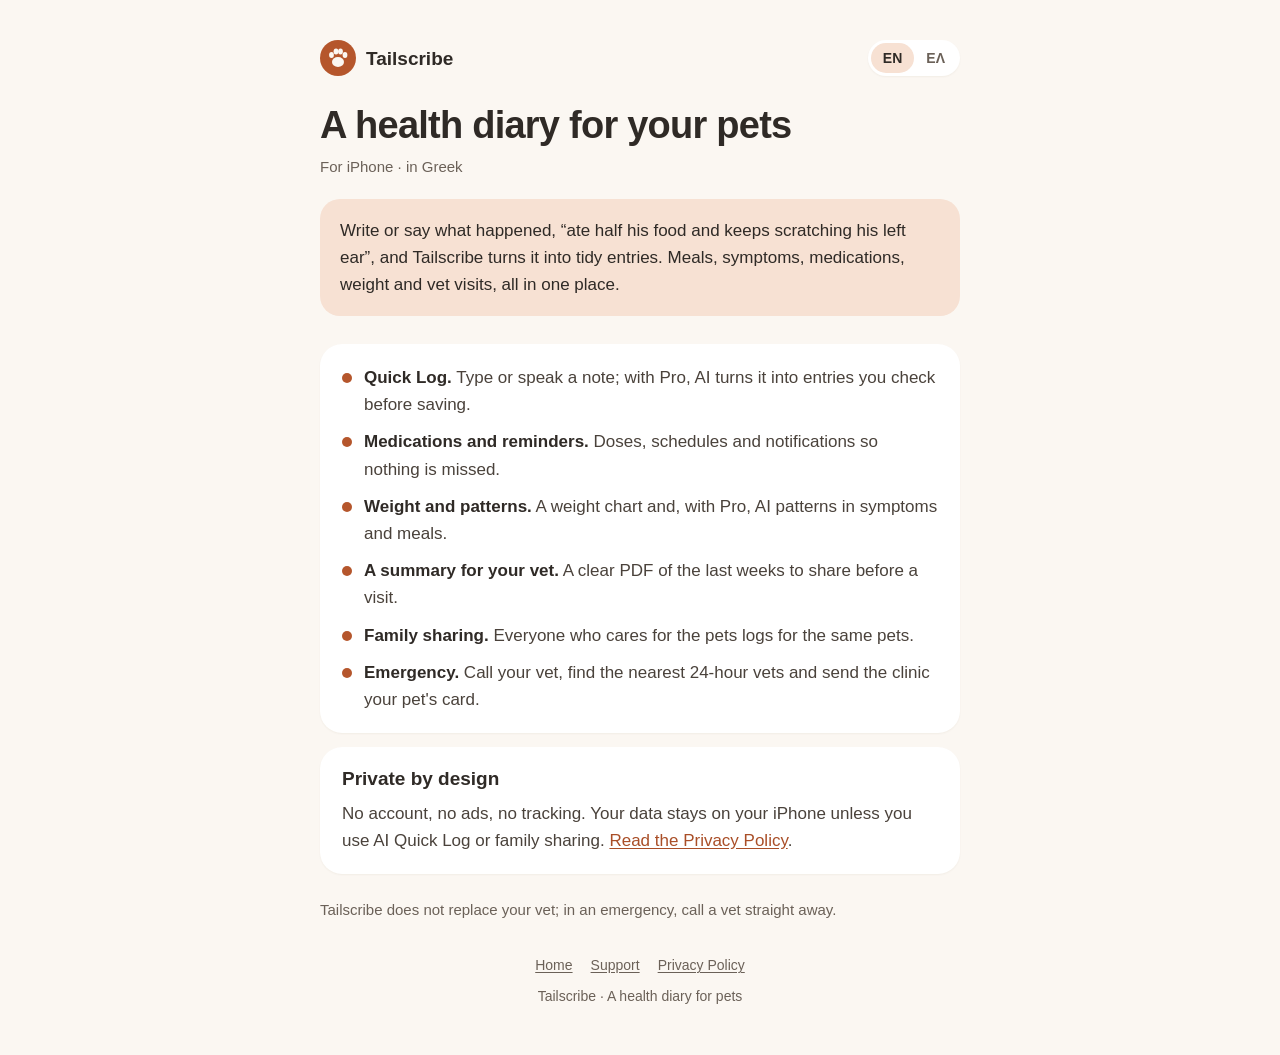
<file: index.html>
<!doctype html>
<html lang="en" data-lang="en" data-title-en="Tailscribe · A health diary for pets" data-title-el="Tailscribe · Ημερολόγιο υγείας για κατοικίδια">
<head>
<meta charset="utf-8">
<meta name="viewport" content="width=device-width, initial-scale=1, viewport-fit=cover">
<title>Tailscribe · A health diary for pets</title>
<meta name="description" content="Tailscribe is a health diary for pets on iPhone.">
<link rel="stylesheet" href="site.css">
</head>
<body>
<main>
  <div class="top">
    <a class="brand" href="index.html" data-keep-lang>
    <svg viewBox="0 0 36 36" aria-hidden="true">
      <circle cx="18" cy="18" r="18" fill="#B5562C"/>
      <g fill="#FBF7F2">
        <ellipse cx="18" cy="22" rx="6" ry="5"/>
        <ellipse cx="11.5" cy="15" rx="2.4" ry="3"/>
        <ellipse cx="16" cy="11.5" rx="2.4" ry="3"/>
        <ellipse cx="20.5" cy="11.5" rx="2.4" ry="3"/>
        <ellipse cx="25" cy="15" rx="2.4" ry="3"/>
      </g>
    </svg>
    Tailscribe
    </a>
    <nav class="langs" aria-label="Language / Γλώσσα">
      <a href="?lang=en" data-set="en" hreflang="en">EN</a>
      <a href="?lang=el" data-set="el" hreflang="el">ΕΛ</a>
    </nav>
  </div>

  <article lang="en">
    <h1>A health diary for your pets</h1>
    <p class="updated">For iPhone · in Greek</p>

    <p class="lead">Write or say what happened, “ate half his food and keeps scratching his left ear”, and Tailscribe turns it into tidy entries. Meals, symptoms, medications, weight and vet visits, all in one place.</p>

    <section>
      <ul class="features">
        <li><span><b>Quick Log.</b> Type or speak a note; with Pro, AI turns it into entries you check before saving.</span></li>
        <li><span><b>Medications and reminders.</b> Doses, schedules and notifications so nothing is missed.</span></li>
        <li><span><b>Weight and patterns.</b> A weight chart and, with Pro, AI patterns in symptoms and meals.</span></li>
        <li><span><b>A summary for your vet.</b> A clear PDF of the last weeks to share before a visit.</span></li>
        <li><span><b>Family sharing.</b> Everyone who cares for the pets logs for the same pets.</span></li>
        <li><span><b>Emergency.</b> Call your vet, find the nearest 24-hour vets and send the clinic your pet's card.</span></li>
      </ul>
    </section>

    <section>
      <h2>Private by design</h2>
      <p>No account, no ads, no tracking. Your data stays on your iPhone unless you use AI Quick Log or family sharing. <a href="privacy.html" data-keep-lang>Read the Privacy Policy</a>.</p>
    </section>

    <p class="updated" style="margin-top:24px">Tailscribe does not replace your vet; in an emergency, call a vet straight away.</p>
    <footer>
      <nav><a href="index.html" data-keep-lang>Home</a><a href="support.html" data-keep-lang>Support</a><a href="privacy.html" data-keep-lang>Privacy Policy</a></nav>
      Tailscribe · A health diary for pets
    </footer>
  </article>

  <article lang="el">
    <h1>Ημερολόγιο υγείας για τα κατοικίδιά σου</h1>
    <p class="updated">Για iPhone · στα ελληνικά</p>

    <p class="lead">Γράψε ή πες τι έγινε, «έφαγε μισή μερίδα και ξύνει το αριστερό αυτί», και το Tailscribe το κάνει τακτοποιημένες καταγραφές. Γεύματα, συμπτώματα, φάρμακα, βάρος και επισκέψεις στον κτηνίατρο, όλα σε ένα σημείο.</p>

    <section>
      <ul class="features">
        <li><span><b>Γρήγορη καταγραφή.</b> Γράψε ή πες μια σημείωση· με το Pro, το AI την κάνει καταγραφές που ελέγχεις πριν τις αποθηκεύσεις.</span></li>
        <li><span><b>Φάρμακα και υπενθυμίσεις.</b> Δόσεις, πρόγραμμα και ειδοποιήσεις για να μη χάνεται τίποτα.</span></li>
        <li><span><b>Βάρος και μοτίβα.</b> Γράφημα βάρους και, με το Pro, μοτίβα AI σε συμπτώματα και γεύματα.</span></li>
        <li><span><b>Σύνοψη για τον κτηνίατρο.</b> Ένα καθαρό PDF με τις τελευταίες εβδομάδες για να το στείλεις πριν την επίσκεψη.</span></li>
        <li><span><b>Κοινή χρήση με οικογένεια.</b> Όλοι όσοι φροντίζουν τα κατοικίδια καταγράφουν για τα ίδια κατοικίδια.</span></li>
        <li><span><b>Έκτακτη ανάγκη.</b> Κάλεσε τον κτηνίατρο, βρες τα κοντινότερα 24ωρα κτηνιατρεία και στείλε στην κλινική την καρτέλα του κατοικιδίου.</span></li>
      </ul>
    </section>

    <section>
      <h2>Απόρρητο από την αρχή</h2>
      <p>Χωρίς λογαριασμό, χωρίς διαφημίσεις, χωρίς παρακολούθηση. Τα δεδομένα σου μένουν στο iPhone σου, εκτός αν χρησιμοποιήσεις τη γρήγορη καταγραφή με AI ή την οικογένεια. <a href="privacy.html" data-keep-lang>Διάβασε την Πολιτική απορρήτου</a>.</p>
    </section>

    <p class="updated" style="margin-top:24px">Το Tailscribe δεν αντικαθιστά τον κτηνίατρο· σε επείγον, κάλεσε αμέσως κτηνίατρο.</p>
    <footer>
      <nav><a href="index.html" data-keep-lang>Αρχική</a><a href="support.html" data-keep-lang>Υποστήριξη</a><a href="privacy.html" data-keep-lang>Απόρρητο</a></nav>
      Tailscribe · Ημερολόγιο υγείας για κατοικίδια
    </footer>
  </article>
</main>
<script src="site.js"></script>
</body>
</html>
</file>
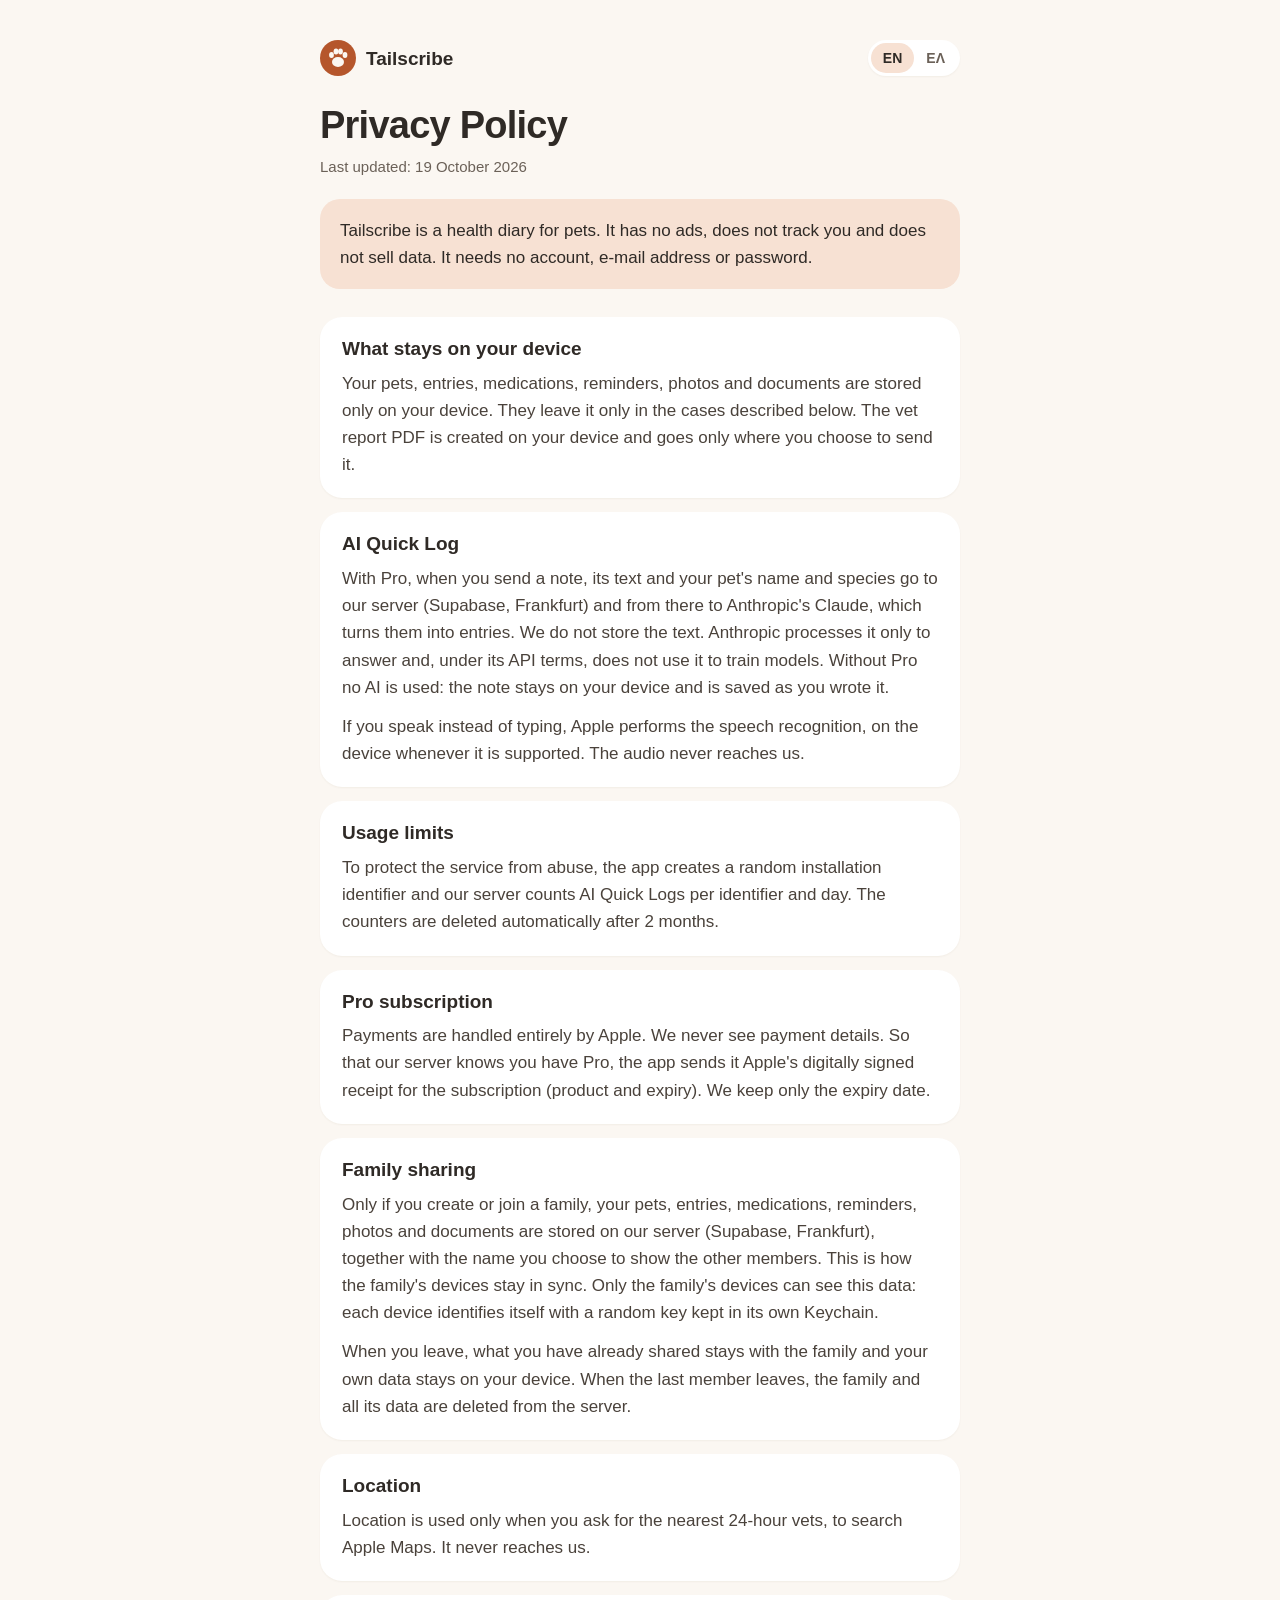
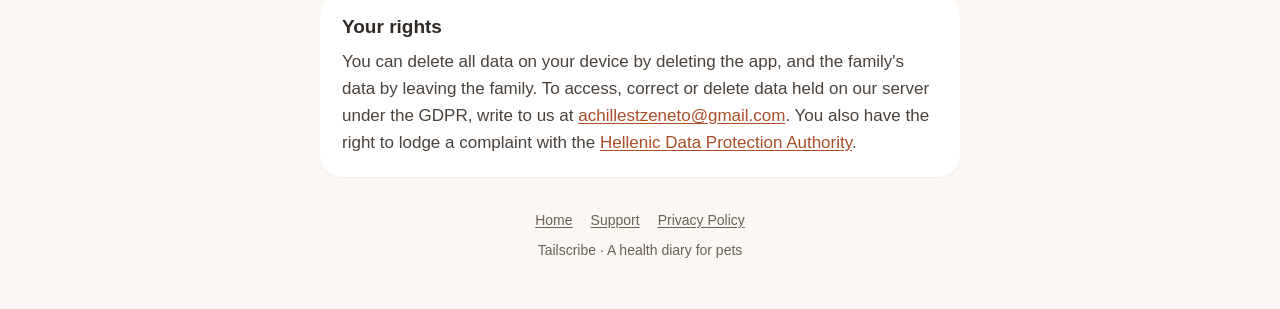
<file: privacy.html>
<!doctype html>
<html lang="en" data-lang="en" data-title-en="Privacy Policy · Tailscribe" data-title-el="Πολιτική απορρήτου · Tailscribe">
<head>
<meta charset="utf-8">
<meta name="viewport" content="width=device-width, initial-scale=1, viewport-fit=cover">
<title>Privacy Policy · Tailscribe</title>
<meta name="description" content="How Tailscribe handles your data and your pet's.">
<link rel="stylesheet" href="site.css">
<!-- The Greek text matches Pawlog/Resources/privacy.md, which the app shows. Keep them in step. -->
</head>
<body>
<main>
  <div class="top">
    <a class="brand" href="index.html" data-keep-lang>
    <svg viewBox="0 0 36 36" aria-hidden="true">
      <circle cx="18" cy="18" r="18" fill="#B5562C"/>
      <g fill="#FBF7F2">
        <ellipse cx="18" cy="22" rx="6" ry="5"/>
        <ellipse cx="11.5" cy="15" rx="2.4" ry="3"/>
        <ellipse cx="16" cy="11.5" rx="2.4" ry="3"/>
        <ellipse cx="20.5" cy="11.5" rx="2.4" ry="3"/>
        <ellipse cx="25" cy="15" rx="2.4" ry="3"/>
      </g>
    </svg>
    Tailscribe
    </a>
    <nav class="langs" aria-label="Language / Γλώσσα">
      <a href="?lang=en" data-set="en" hreflang="en">EN</a>
      <a href="?lang=el" data-set="el" hreflang="el">ΕΛ</a>
    </nav>
  </div>

  <article lang="en">
    <h1>Privacy Policy</h1>
    <p class="updated">Last updated: 19 October 2026</p>

    <p class="lead">Tailscribe is a health diary for pets. It has no ads, does not track you and does not sell data. It needs no account, e-mail address or password.</p>

    <section>
      <h2>What stays on your device</h2>
      <p>Your pets, entries, medications, reminders, photos and documents are stored only on your device. They leave it only in the cases described below. The vet report PDF is created on your device and goes only where you choose to send it.</p>
    </section>

    <section>
      <h2>AI Quick Log</h2>
      <p>With Pro, when you send a note, its text and your pet's name and species go to our server (Supabase, Frankfurt) and from there to Anthropic's Claude, which turns them into entries. We do not store the text. Anthropic processes it only to answer and, under its API terms, does not use it to train models. Without Pro no AI is used: the note stays on your device and is saved as you wrote it.</p>
      <p>If you speak instead of typing, Apple performs the speech recognition, on the device whenever it is supported. The audio never reaches us.</p>
    </section>

    <section>
      <h2>Usage limits</h2>
      <p>To protect the service from abuse, the app creates a random installation identifier and our server counts AI Quick Logs per identifier and day. The counters are deleted automatically after 2 months.</p>
    </section>

    <section>
      <h2>Pro subscription</h2>
      <p>Payments are handled entirely by Apple. We never see payment details. So that our server knows you have Pro, the app sends it Apple's digitally signed receipt for the subscription (product and expiry). We keep only the expiry date.</p>
    </section>

    <section>
      <h2>Family sharing</h2>
      <p>Only if you create or join a family, your pets, entries, medications, reminders, photos and documents are stored on our server (Supabase, Frankfurt), together with the name you choose to show the other members. This is how the family's devices stay in sync. Only the family's devices can see this data: each device identifies itself with a random key kept in its own Keychain.</p>
      <p>When you leave, what you have already shared stays with the family and your own data stays on your device. When the last member leaves, the family and all its data are deleted from the server.</p>
    </section>

    <section>
      <h2>Location</h2>
      <p>Location is used only when you ask for the nearest 24-hour vets, to search Apple Maps. It never reaches us.</p>
    </section>

    <section>
      <h2>Your rights</h2>
      <p>You can delete all data on your device by deleting the app, and the family's data by leaving the family. To access, correct or delete data held on our server under the GDPR, write to us at <a href="mailto:achillestzeneto@gmail.com">achillestzeneto@gmail.com</a>. You also have the right to lodge a complaint with the <a href="https://www.dpa.gr/en">Hellenic Data Protection Authority</a>.</p>
    </section>


    <footer>
      <nav><a href="index.html" data-keep-lang>Home</a><a href="support.html" data-keep-lang>Support</a><a href="privacy.html" data-keep-lang>Privacy Policy</a></nav>
      Tailscribe · A health diary for pets
    </footer>
  </article>

  <article lang="el">
    <h1>Πολιτική απορρήτου</h1>
    <p class="updated">Τελευταία ενημέρωση: 19 Οκτωβρίου 2026</p>

    <p class="lead">Το Tailscribe είναι ημερολόγιο υγείας για κατοικίδια. Δεν έχει διαφημίσεις, δεν σε παρακολουθεί και δεν πουλά δεδομένα. Δεν χρειάζεται λογαριασμό, e-mail ή κωδικό.</p>

    <section>
      <h2>Τι μένει στη συσκευή σου</h2>
      <p>Τα κατοικίδια, οι καταγραφές, τα φάρμακα, οι υπενθυμίσεις, οι φωτογραφίες και τα έγγραφα αποθηκεύονται μόνο στη συσκευή σου. Φεύγουν από αυτήν μόνο στις περιπτώσεις που περιγράφονται παρακάτω. Το PDF για τον κτηνίατρο δημιουργείται στη συσκευή και στέλνεται μόνο όπου επιλέξεις εσύ.</p>
    </section>

    <section>
      <h2>Γρήγορη καταγραφή με AI</h2>
      <p>Με το Pro, όταν πατάς αποστολή, το κείμενο της σημείωσης, το όνομα και το είδος του κατοικιδίου στέλνονται στον server μας (Supabase, Φρανκφούρτη) και από εκεί στο Claude της Anthropic, που τα μετατρέπει σε καταγραφές. Εμείς δεν αποθηκεύουμε το κείμενο. Η Anthropic το επεξεργάζεται μόνο για να απαντήσει και δεν το χρησιμοποιεί για εκπαίδευση μοντέλων, σύμφωνα με τους όρους της για το API. Χωρίς Pro δεν χρησιμοποιείται AI: η σημείωση μένει στη συσκευή και αποθηκεύεται όπως τη γράφεις.</p>
      <p>Αν μιλήσεις αντί να γράψεις, η αναγνώριση ομιλίας γίνεται από την Apple, στη συσκευή όποτε αυτό υποστηρίζεται. Ο ήχος δεν φτάνει ποτέ σε εμάς.</p>
    </section>

    <section>
      <h2>Όρια χρήσης</h2>
      <p>Για να προστατεύεται η υπηρεσία από κατάχρηση, η εφαρμογή δημιουργεί ένα τυχαίο αναγνωριστικό εγκατάστασης και ο server μετρά τις γρήγορες καταγραφές με AI ανά αναγνωριστικό και μέρα. Οι μετρητές διαγράφονται αυτόματα μετά από 2 μήνες.</p>
    </section>

    <section>
      <h2>Συνδρομή Pro</h2>
      <p>Τις πληρωμές τις χειρίζεται αποκλειστικά η Apple, και εμείς δεν βλέπουμε στοιχεία πληρωμής. Για να ξέρει ο server ότι έχεις Pro, η εφαρμογή του στέλνει την ψηφιακά υπογεγραμμένη απόδειξη της Apple για τη συνδρομή (προϊόν και λήξη). Κρατάμε μόνο την ημερομηνία λήξης.</p>
    </section>

    <section>
      <h2>Κοινή χρήση με οικογένεια</h2>
      <p>Αν δημιουργήσεις ή μπεις σε οικογένεια, τότε μόνο αποθηκεύονται στον server μας (Supabase, Φρανκφούρτη) όλα τα κατοικίδια, οι καταγραφές, τα φάρμακα, οι υπενθυμίσεις, οι φωτογραφίες και τα έγγραφά σου, μαζί με το όνομα που διαλέγεις για τα υπόλοιπα μέλη. Έτσι συγχρονίζονται οι συσκευές της οικογένειας. Τα στοιχεία αυτά τα βλέπουν μόνο οι συσκευές της οικογένειας, γιατί κάθε συσκευή ταυτοποιείται με ένα τυχαίο κλειδί που μένει στο Keychain της.</p>
      <p>Όταν αποχωρείς, όσα έχεις ήδη μοιραστεί μένουν στην οικογένεια και τα δικά σου μένουν στη συσκευή σου. Όταν αποχωρήσει και το τελευταίο μέλος, η οικογένεια και όλα της τα στοιχεία διαγράφονται από τον server.</p>
    </section>

    <section>
      <h2>Τοποθεσία</h2>
      <p>Η τοποθεσία χρησιμοποιείται μόνο όταν ζητάς «Κοντινότερα 24ωρα κτηνιατρεία», για αναζήτηση στους Χάρτες της Apple. Δεν φτάνει σε εμάς.</p>
    </section>

    <section>
      <h2>Τα δικαιώματά σου</h2>
      <p>Μπορείς να διαγράψεις όλα τα τοπικά δεδομένα διαγράφοντας την εφαρμογή, και τα δεδομένα της οικογένειας αποχωρώντας από αυτήν. Για πρόσβαση, διόρθωση ή διαγραφή στοιχείων από τον server, σύμφωνα με τον GDPR, γράψε μας στο <a href="mailto:achillestzeneto@gmail.com">achillestzeneto@gmail.com</a>. Έχεις επίσης δικαίωμα καταγγελίας στην <a href="https://www.dpa.gr">Αρχή Προστασίας Δεδομένων Προσωπικού Χαρακτήρα</a>.</p>
    </section>


    <footer>
      <nav><a href="index.html" data-keep-lang>Αρχική</a><a href="support.html" data-keep-lang>Υποστήριξη</a><a href="privacy.html" data-keep-lang>Απόρρητο</a></nav>
      Tailscribe · Ημερολόγιο υγείας για κατοικίδια
    </footer>
  </article>
</main>
<script src="site.js"></script>
</body>
</html>
</file>
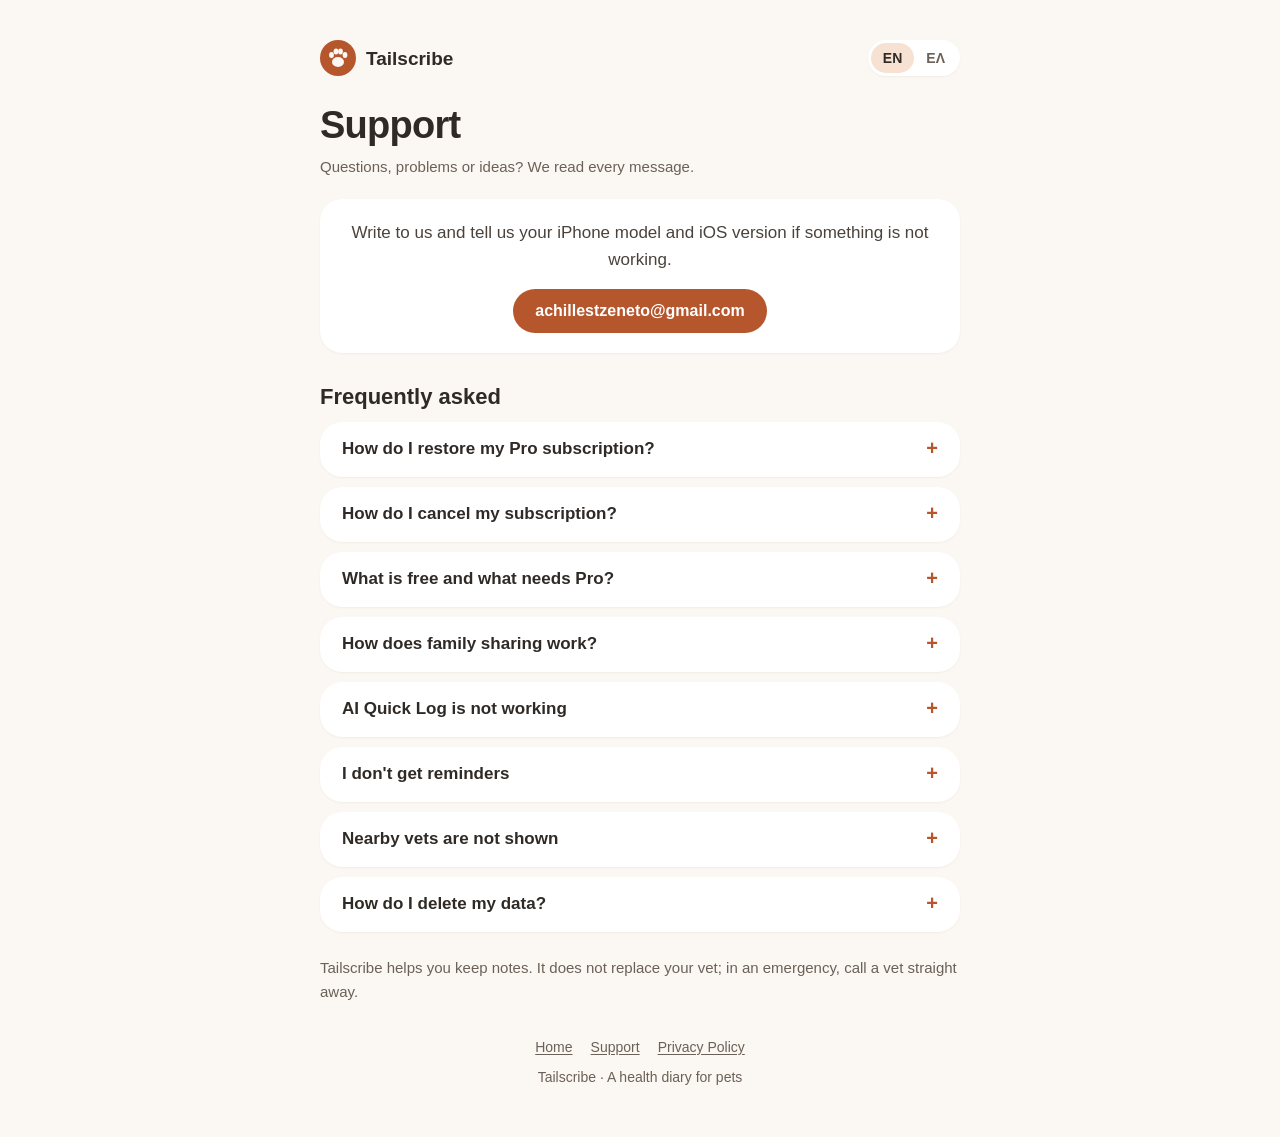
<file: support.html>
<!doctype html>
<html lang="en" data-lang="en" data-title-en="Support · Tailscribe" data-title-el="Υποστήριξη · Tailscribe">
<head>
<meta charset="utf-8">
<meta name="viewport" content="width=device-width, initial-scale=1, viewport-fit=cover">
<title>Support · Tailscribe</title>
<meta name="description" content="Help with Tailscribe: subscription, family sharing, reminders and contact.">
<link rel="stylesheet" href="site.css">
</head>
<body>
<main>
  <div class="top">
    <a class="brand" href="index.html" data-keep-lang>
    <svg viewBox="0 0 36 36" aria-hidden="true">
      <circle cx="18" cy="18" r="18" fill="#B5562C"/>
      <g fill="#FBF7F2">
        <ellipse cx="18" cy="22" rx="6" ry="5"/>
        <ellipse cx="11.5" cy="15" rx="2.4" ry="3"/>
        <ellipse cx="16" cy="11.5" rx="2.4" ry="3"/>
        <ellipse cx="20.5" cy="11.5" rx="2.4" ry="3"/>
        <ellipse cx="25" cy="15" rx="2.4" ry="3"/>
      </g>
    </svg>
    Tailscribe
    </a>
    <nav class="langs" aria-label="Language / Γλώσσα">
      <a href="?lang=en" data-set="en" hreflang="en">EN</a>
      <a href="?lang=el" data-set="el" hreflang="el">ΕΛ</a>
    </nav>
  </div>

  <article lang="en">
    <h1>Support</h1>
    <p class="updated">Questions, problems or ideas? We read every message.</p>

    <section class="contact">
      <p>Write to us and tell us your iPhone model and iOS version if something is not working.</p>
      <a class="button" href="mailto:achillestzeneto@gmail.com?subject=Tailscribe">achillestzeneto@gmail.com</a>
    </section>

    <h3>Frequently asked</h3>
    <details>
      <summary>How do I restore my Pro subscription?</summary>
      <p>Open <b>Profile → Tailscribe Pro</b> and tap <b>Restore Purchases</b>. Use the same Apple ID you subscribed with.</p>
    </details>
    <details>
      <summary>How do I cancel my subscription?</summary>
      <p>Subscriptions are managed by Apple: open <b>Settings → your name → Subscriptions → Tailscribe</b>. Cancel at least 24 hours before the renewal date; you keep Pro until the end of the period you have paid for. Deleting the app does not cancel the subscription.</p>
    </details>
    <details>
      <summary>What is free and what needs Pro?</summary>
      <p>Free: entries and reminders for one pet. Quick Log saves your note as you write it and you pick its category. Pro adds the AI that turns notes into entries, AI patterns, unlimited pets, the PDF for your vet and family sharing. The emergency screen is always free.</p>
    </details>
    <details>
      <summary>How does family sharing work?</summary>
      <p>One member with Pro opens <b>Profile → Family</b>, creates the family and sends the invite code. The other member opens <b>Profile → Family</b> on their iPhone and enters the code, which is valid for 48 hours.</p>
      <p>Everyone sees and logs for the same pets, and the Pro of one member covers the whole family. The pets already on a joining iPhone are shared with the family.</p>
    </details>
    <details>
      <summary>AI Quick Log is not working</summary>
      <p>The AI analysis is part of Pro and needs an internet connection. Without Pro, your note is saved as you wrote it. If it fails with Pro, write to us.</p>
    </details>
    <details>
      <summary>I don't get reminders</summary>
      <p>Open <b>Settings → Tailscribe → Notifications</b> and allow notifications. Focus modes can also hold them back.</p>
    </details>
    <details>
      <summary>Nearby vets are not shown</summary>
      <p>The emergency screen needs your location to search Apple Maps. Allow it in <b>Settings → Tailscribe → Location</b>. You can always call your own vet from the same screen.</p>
    </details>
    <details>
      <summary>How do I delete my data?</summary>
      <p>Everything on your iPhone is deleted with the app. Leaving a family removes you from it; when the last member leaves, the family's data is deleted from our server. For anything else, write to us. More in the <a href="privacy.html" data-keep-lang>Privacy Policy</a>.</p>
    </details>

    <p class="updated" style="margin-top:24px">Tailscribe helps you keep notes. It does not replace your vet; in an emergency, call a vet straight away.</p>
    <footer>
      <nav><a href="index.html" data-keep-lang>Home</a><a href="support.html" data-keep-lang>Support</a><a href="privacy.html" data-keep-lang>Privacy Policy</a></nav>
      Tailscribe · A health diary for pets
    </footer>
  </article>

  <article lang="el">
    <h1>Υποστήριξη</h1>
    <p class="updated">Ερωτήσεις, προβλήματα ή ιδέες; Διαβάζουμε κάθε μήνυμα.</p>

    <section class="contact">
      <p>Γράψε μας και, αν κάτι δεν δουλεύει, πες μας το μοντέλο του iPhone και την έκδοση του iOS.</p>
      <a class="button" href="mailto:achillestzeneto@gmail.com?subject=Tailscribe">achillestzeneto@gmail.com</a>
    </section>

    <h3>Συχνές ερωτήσεις</h3>
    <details>
      <summary>Πώς επαναφέρω τη συνδρομή Pro;</summary>
      <p>Άνοιξε <b>Προφίλ → Tailscribe Pro</b> και πάτα <b>Επαναφορά αγορών</b>. Χρησιμοποίησε το ίδιο Apple ID με το οποίο έκανες τη συνδρομή.</p>
    </details>
    <details>
      <summary>Πώς ακυρώνω τη συνδρομή;</summary>
      <p>Τις συνδρομές τις διαχειρίζεται η Apple: άνοιξε <b>Ρυθμίσεις → το όνομά σου → Συνδρομές → Tailscribe</b>. Ακύρωσε τουλάχιστον 24 ώρες πριν την ανανέωση· το Pro μένει μέχρι το τέλος της περιόδου που έχεις πληρώσει. Η διαγραφή της εφαρμογής δεν ακυρώνει τη συνδρομή.</p>
    </details>
    <details>
      <summary>Τι είναι δωρεάν και τι θέλει Pro;</summary>
      <p>Δωρεάν: καταγραφές και υπενθυμίσεις για ένα κατοικίδιο. Η γρήγορη καταγραφή κρατά τη σημείωση όπως τη γράφεις και διαλέγεις εσύ την κατηγορία. Το Pro προσθέτει το AI που κάνει τις σημειώσεις καταγραφές, τα μοτίβα AI, απεριόριστα κατοικίδια, το PDF για τον κτηνίατρο και την κοινή χρήση με οικογένεια. Η οθόνη έκτακτης ανάγκης είναι πάντα δωρεάν.</p>
    </details>
    <details>
      <summary>Πώς λειτουργεί η οικογένεια;</summary>
      <p>Ένα μέλος με Pro ανοίγει <b>Προφίλ → Οικογένεια</b>, δημιουργεί την οικογένεια και στέλνει τον κωδικό πρόσκλησης. Το άλλο μέλος ανοίγει <b>Προφίλ → Οικογένεια</b> στο δικό του iPhone και γράφει τον κωδικό, που ισχύει για 48 ώρες.</p>
      <p>Όλοι βλέπουν και καταγράφουν για τα ίδια κατοικίδια, και το Pro ενός μέλους ισχύει για όλη την οικογένεια. Τα κατοικίδια που υπάρχουν ήδη στο iPhone που μπαίνει μοιράζονται με την οικογένεια.</p>
    </details>
    <details>
      <summary>Η γρήγορη καταγραφή με AI δεν δουλεύει</summary>
      <p>Η ανάλυση με AI είναι μέρος του Pro και θέλει σύνδεση στο internet. Χωρίς Pro, η σημείωση αποθηκεύεται όπως τη γράφεις. Αν δεν δουλεύει ενώ έχεις Pro, γράψε μας.</p>
    </details>
    <details>
      <summary>Δεν μου έρχονται υπενθυμίσεις</summary>
      <p>Άνοιξε <b>Ρυθμίσεις → Tailscribe → Γνωστοποιήσεις</b> και επίτρεψέ τις. Και οι λειτουργίες Εστίασης μπορεί να τις κρατούν.</p>
    </details>
    <details>
      <summary>Δεν εμφανίζονται κοντινά κτηνιατρεία</summary>
      <p>Η οθόνη έκτακτης ανάγκης χρειάζεται την τοποθεσία σου για αναζήτηση στους Χάρτες της Apple. Επίτρεψέ την στις <b>Ρυθμίσεις → Tailscribe → Τοποθεσία</b>. Από την ίδια οθόνη μπορείς πάντα να καλέσεις τον δικό σου κτηνίατρο.</p>
    </details>
    <details>
      <summary>Πώς διαγράφω τα δεδομένα μου;</summary>
      <p>Όλα όσα είναι στο iPhone σου διαγράφονται μαζί με την εφαρμογή. Αν αποχωρήσεις από μια οικογένεια, βγαίνεις από αυτήν· όταν αποχωρήσει και το τελευταίο μέλος, τα δεδομένα της διαγράφονται από τον server μας. Για οτιδήποτε άλλο, γράψε μας. Περισσότερα στην <a href="privacy.html" data-keep-lang>Πολιτική απορρήτου</a>.</p>
    </details>

    <p class="updated" style="margin-top:24px">Το Tailscribe σε βοηθά να κρατάς σημειώσεις. Δεν αντικαθιστά τον κτηνίατρο· σε επείγον, κάλεσε αμέσως κτηνίατρο.</p>
    <footer>
      <nav><a href="index.html" data-keep-lang>Αρχική</a><a href="support.html" data-keep-lang>Υποστήριξη</a><a href="privacy.html" data-keep-lang>Απόρρητο</a></nav>
      Tailscribe · Ημερολόγιο υγείας για κατοικίδια
    </footer>
  </article>
</main>
<script src="site.js"></script>
</body>
</html>
</file>
<file: site.css>
:root {
    color-scheme: light dark;
    --ground: #FBF7F2;
    --card: #FFFFFF;
    --ink: #2F2A26;
    --body: #4A423B;
    --muted: #6B6158;
    --accent: #B5562C;
    --link: #A94E27;
    --tint: #F7E1D3;
    --rule: rgba(47, 42, 38, 0.08);
  }
  @media (prefers-color-scheme: dark) {
    :root {
      --ground: #1C1917;
      --card: #26221F;
      --ink: #F5EFE9;
      --body: #D9D0C7;
      --muted: #A89A8C;
      --accent: #E07A4B;
      --link: #F08D5E;
      --tint: #3A2A21;
      --rule: rgba(245, 239, 233, 0.1);
    }
  }
  * { box-sizing: border-box; }
  html { -webkit-text-size-adjust: 100%; }
  body {
    margin: 0;
    background: var(--ground);
    color: var(--body);
    font: 17px/1.6 -apple-system, BlinkMacSystemFont, "SF Pro Text", "Segoe UI", Roboto, "Helvetica Neue", Arial, sans-serif;
  }
  main {
    max-width: 680px;
    margin: 0 auto;
    padding: max(40px, env(safe-area-inset-top)) 20px max(48px, env(safe-area-inset-bottom));
  }
  .brand {
    display: flex;
    align-items: center;
    gap: 10px;
    color: var(--ink);
    font: 800 19px/1 ui-rounded, "SF Pro Rounded", -apple-system, sans-serif;
    margin-bottom: 28px;
  }
  .brand svg { width: 36px; height: 36px; flex: none; }
  h1 {
    color: var(--ink);
    font: 800 clamp(30px, 7vw, 38px)/1.12 ui-rounded, "SF Pro Rounded", -apple-system, sans-serif;
    letter-spacing: -0.02em;
    margin: 0 0 8px;
  }
  .updated { color: var(--muted); font-size: 15px; margin: 0 0 20px; }
  .lead {
    background: var(--tint);
    color: var(--ink);
    border-radius: 20px;
    padding: 18px 20px;
    margin: 0 0 28px;
  }
  section {
    background: var(--card);
    border-radius: 22px;
    padding: 20px 22px;
    margin: 0 0 14px;
    box-shadow: 0 1px 2px rgba(80, 50, 20, 0.05);
  }
  h2 {
    color: var(--ink);
    font: 800 19px/1.3 ui-rounded, "SF Pro Rounded", -apple-system, sans-serif;
    margin: 0 0 8px;
  }
  p { margin: 0 0 12px; }
  section p:last-child { margin-bottom: 0; }
  a { color: var(--link); text-underline-offset: 2px; }
  footer {
    color: var(--muted);
    font-size: 14px;
    text-align: center;
    margin-top: 32px;
  }
  .top {
    display: flex;
    align-items: center;
    justify-content: space-between;
    gap: 12px;
    margin-bottom: 28px;
  }
  .top .brand { margin-bottom: 0; }
  .langs {
    display: inline-flex;
    background: var(--card);
    border-radius: 999px;
    padding: 3px;
    box-shadow: 0 1px 2px rgba(80, 50, 20, 0.05);
  }
  .langs a {
    color: var(--muted);
    font: 700 14px/1 ui-rounded, "SF Pro Rounded", -apple-system, sans-serif;
    text-decoration: none;
    padding: 8px 12px;
    border-radius: 999px;
  }
  .langs a[aria-current="true"] { background: var(--tint); color: var(--ink); }
  html[data-lang="en"] article[lang="el"],
  html[data-lang="el"] article[lang="en"] { display: none; }
  .brand { text-decoration: none; }
  footer nav { display: flex; justify-content: center; flex-wrap: wrap; gap: 6px 18px; margin-bottom: 8px; }
  footer nav a { color: var(--muted); }
  details {
    background: var(--card);
    border-radius: 22px;
    padding: 16px 22px;
    margin: 0 0 10px;
    box-shadow: 0 1px 2px rgba(80, 50, 20, 0.05);
  }
  summary {
    color: var(--ink);
    font: 800 17px/1.35 ui-rounded, "SF Pro Rounded", -apple-system, sans-serif;
    cursor: pointer;
    list-style: none;
    display: flex;
    justify-content: space-between;
    gap: 12px;
  }
  summary::-webkit-details-marker { display: none; }
  summary::after { content: "+"; color: var(--accent); font-size: 20px; line-height: 1; }
  details[open] summary::after { content: "−"; }
  details[open] summary { margin-bottom: 10px; }
  details p:last-child { margin-bottom: 0; }
  h3 {
    color: var(--ink);
    font: 800 22px/1.25 ui-rounded, "SF Pro Rounded", -apple-system, sans-serif;
    margin: 30px 0 12px;
  }
  .contact { text-align: center; }
  .button {
    display: inline-block;
    background: var(--accent);
    color: #FFFFFF;
    font: 700 16px/1 ui-rounded, "SF Pro Rounded", -apple-system, sans-serif;
    text-decoration: none;
    padding: 14px 22px;
    border-radius: 999px;
    margin-top: 4px;
  }
  .features { list-style: none; padding: 0; margin: 0; display: grid; gap: 10px; }
  .features li { display: flex; gap: 12px; align-items: flex-start; }
  .features li::before {
    content: "";
    flex: none;
    width: 10px; height: 10px;
    margin-top: 9px;
    border-radius: 50%;
    background: var(--accent);
  }
  .features b { color: var(--ink); }
</file>
